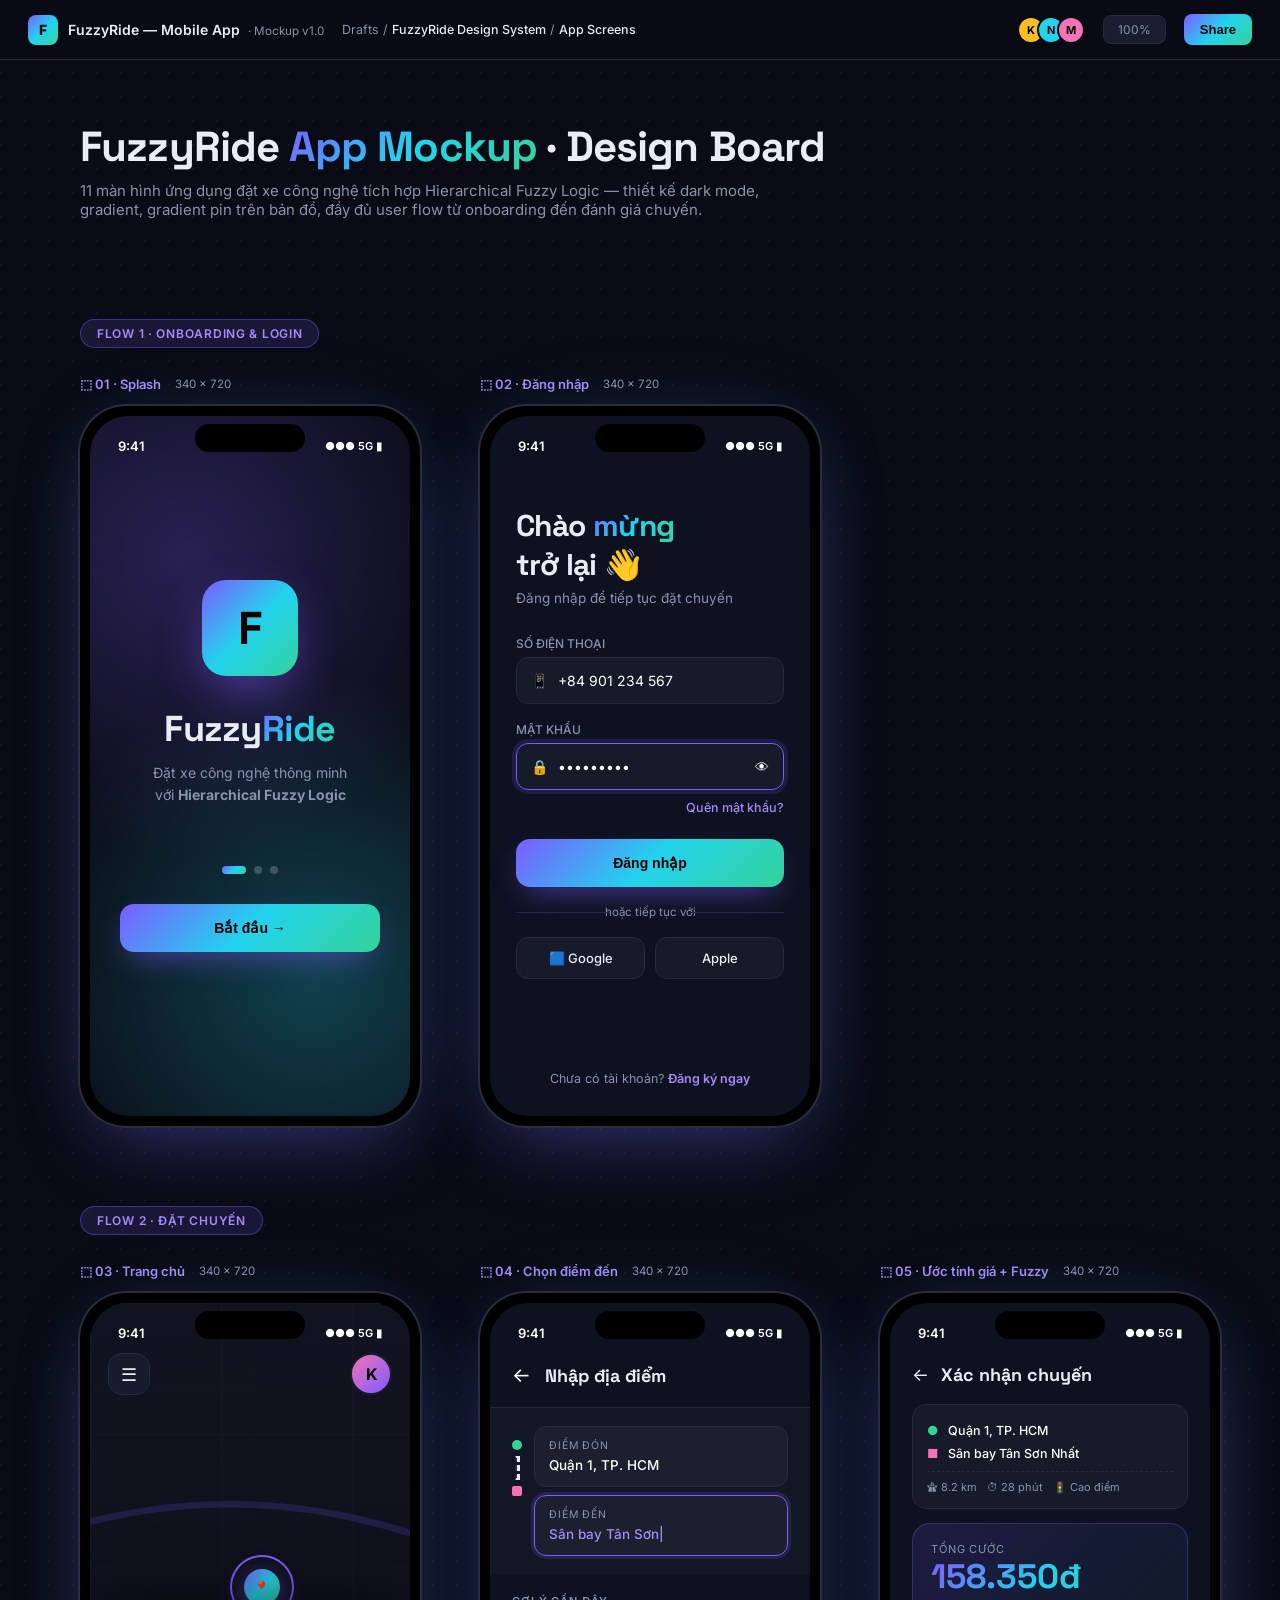
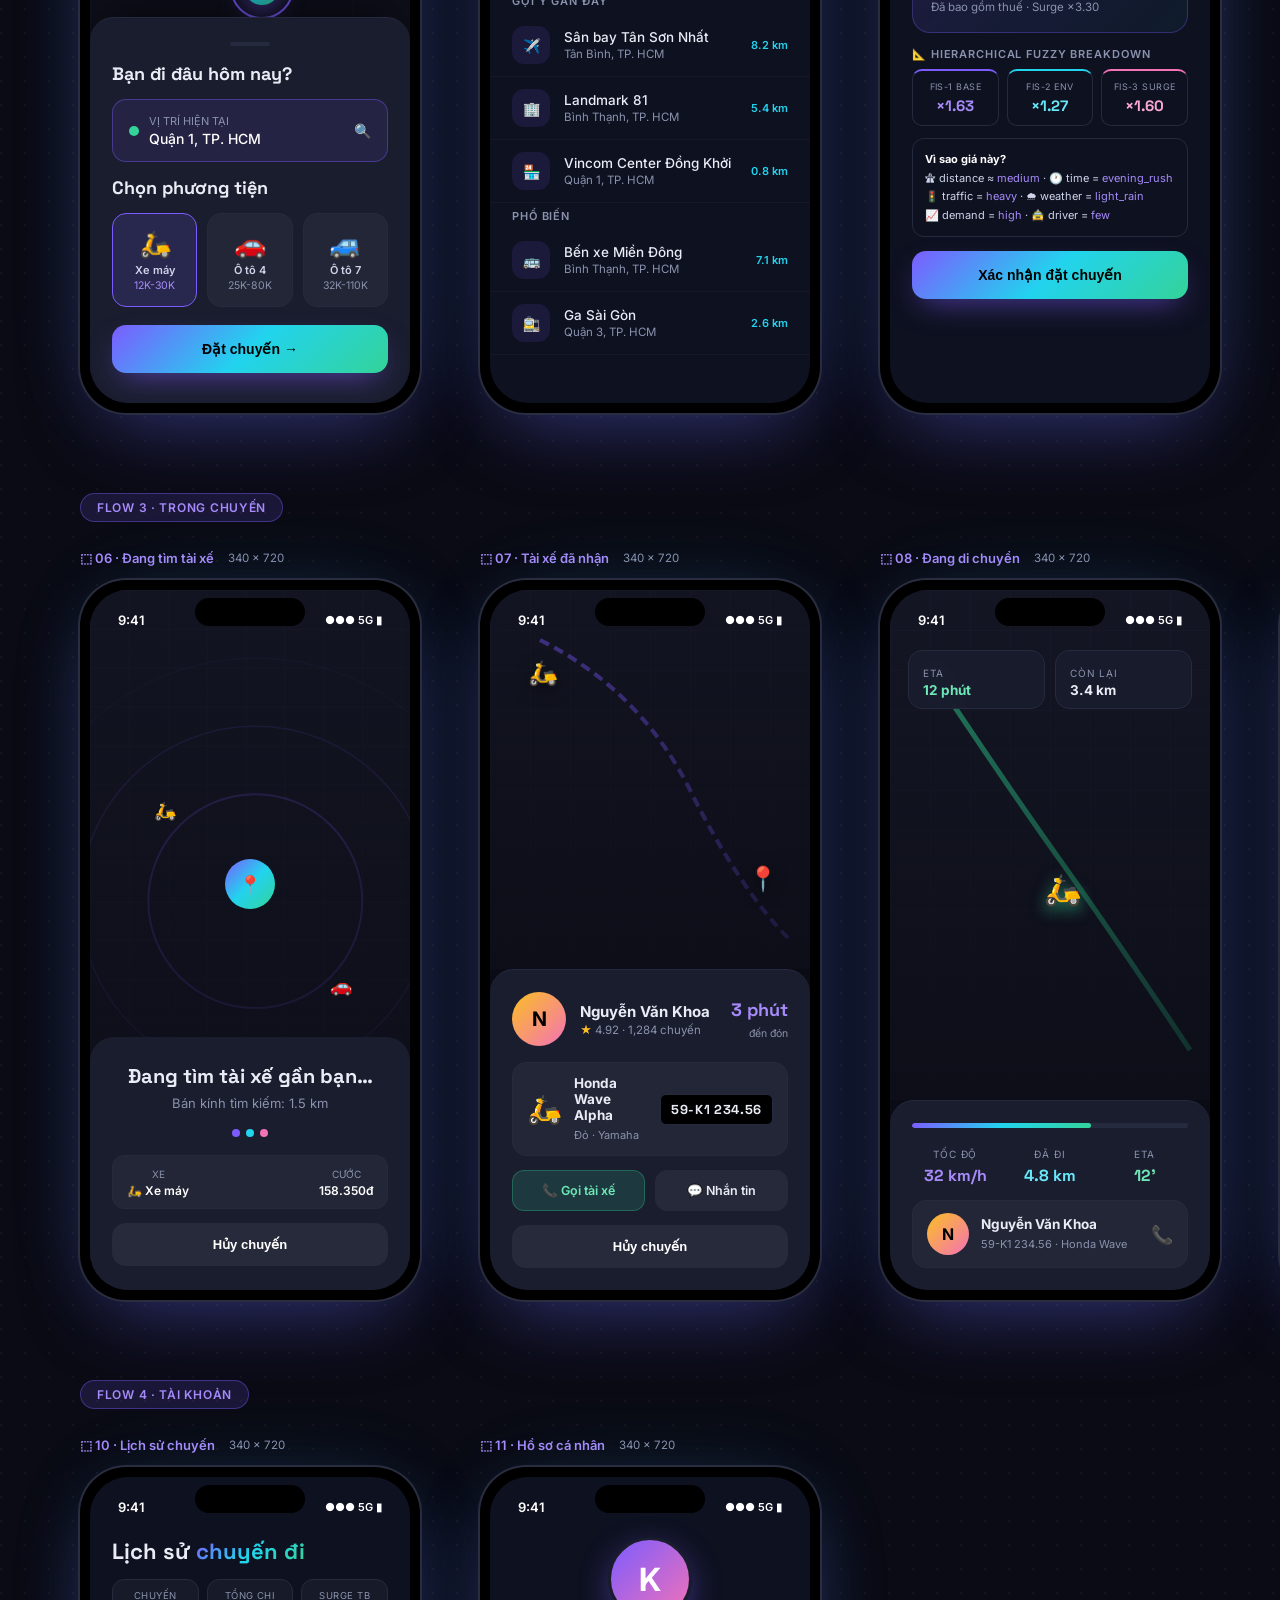
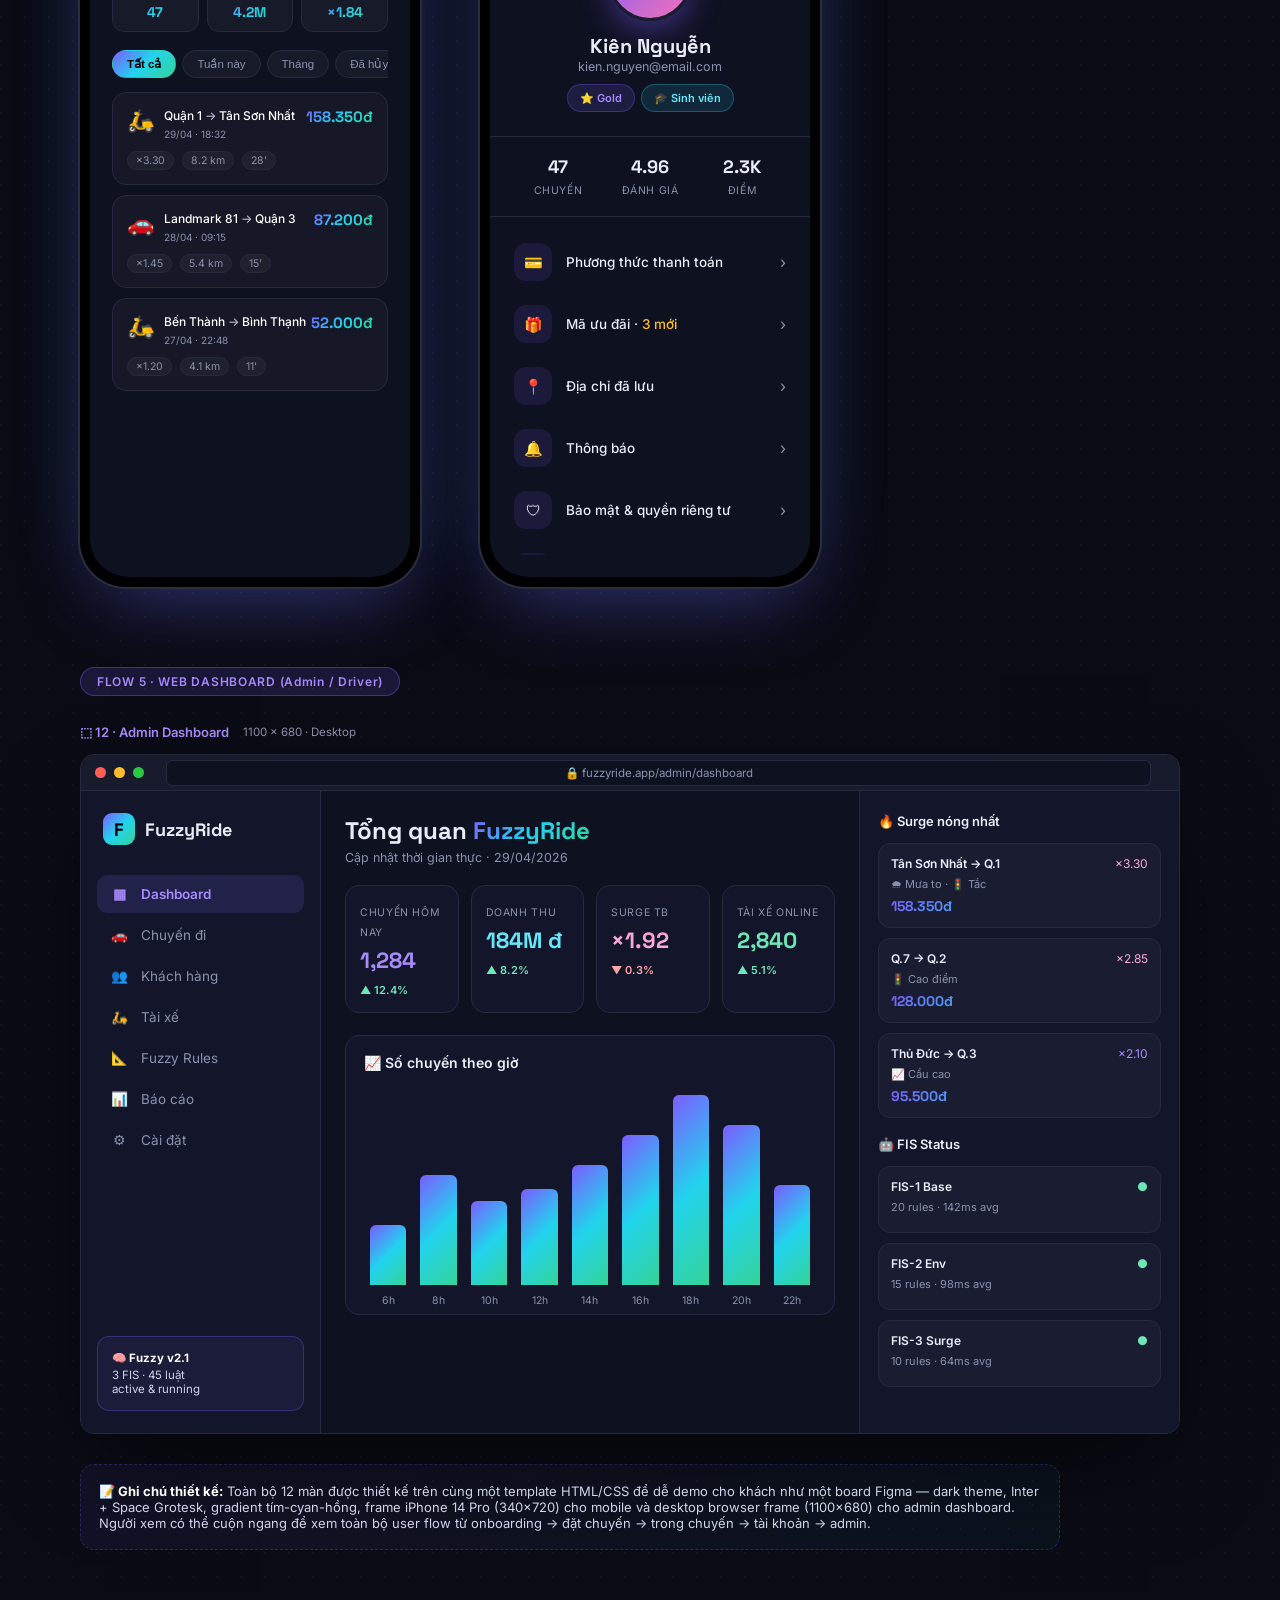
<file: templates/mockup.html>
<!doctype html>
<html lang="vi">
<head>
<meta charset="utf-8" />
<meta name="viewport" content="width=device-width, initial-scale=1" />
<title>FuzzyRide — Figma Mockup Board</title>
<link rel="preconnect" href="https://fonts.googleapis.com">
<link rel="preconnect" href="https://fonts.gstatic.com" crossorigin>
<link href="https://fonts.googleapis.com/css2?family=Inter:wght@400;500;600;700;800;900&family=Space+Grotesk:wght@500;600;700&display=swap" rel="stylesheet">
<style>
  *{box-sizing:border-box;margin:0;padding:0}
  :root{
    --bg:#0a0b14;
    --canvas:#10121e;
    --card:#1a1d2e;
    --line:#262a3f;
    --text:#e9ecf5;
    --muted:#8a92ad;
    --primary:#7c5cff;
    --cyan:#22d3ee;
    --pink:#f472b6;
    --green:#34d399;
    --warn:#fbbf24;
    --grad:linear-gradient(135deg,#7c5cff 0%,#22d3ee 50%,#34d399 100%);
    --grad-2:linear-gradient(135deg,#f472b6,#7c5cff);
  }
  html,body{background:var(--bg);color:var(--text);font-family:'Inter',sans-serif;overflow-x:auto}
  body{
    background-image:
      radial-gradient(circle at 1px 1px, rgba(255,255,255,.04) 1px, transparent 0);
    background-size: 24px 24px;
    min-height:100vh;
  }

  /* ----- Figma-style top bar ----- */
  .figbar{
    position:sticky;top:0;z-index:50;
    background:rgba(10,11,20,.85);backdrop-filter:blur(18px);
    border-bottom:1px solid var(--line);
    padding:14px 28px;display:flex;align-items:center;gap:18px;
  }
  .figbar .file{display:flex;align-items:center;gap:10px;font-weight:600;font-size:14px}
  .figbar .file-logo{width:30px;height:30px;border-radius:8px;background:var(--grad);display:grid;place-items:center;font-weight:800;color:#000}
  .figbar .file small{color:var(--muted);font-weight:400;margin-left:4px}
  .figbar .crumbs{color:var(--muted);font-size:12.5px;flex:1}
  .figbar .crumbs b{color:var(--text);font-weight:500}
  .figbar .users{display:flex;gap:-6px}
  .figbar .av{width:28px;height:28px;border-radius:50%;border:2px solid var(--bg);margin-left:-8px;display:grid;place-items:center;font-size:11px;font-weight:700;color:#000}
  .av.a{background:#fbbf24}.av.b{background:#22d3ee}.av.c{background:#f472b6}
  .figbar .pill{padding:6px 14px;border-radius:8px;background:var(--card);border:1px solid var(--line);font-size:12px;color:var(--muted)}
  .figbar .share{padding:8px 16px;border-radius:8px;background:var(--grad);color:#000;font-weight:700;font-size:13px;border:0;cursor:pointer}

  /* ----- Canvas ----- */
  .canvas{padding:60px 80px;min-width:max-content}

  .board-title{
    font-family:'Space Grotesk',sans-serif;
    font-size:42px;font-weight:700;letter-spacing:-.02em;margin-bottom:8px;
  }
  .board-title .grad{background:var(--grad);-webkit-background-clip:text;background-clip:text;color:transparent}
  .board-sub{color:var(--muted);font-size:15px;margin-bottom:50px;max-width:700px}

  .section-label{
    display:inline-block;margin:50px 0 28px;padding:6px 16px;
    background:rgba(124,92,255,.15);border:1px solid rgba(124,92,255,.4);
    border-radius:99px;font-size:12px;font-weight:600;color:#a78bfa;letter-spacing:.06em;
  }

  .row{display:flex;gap:60px;flex-wrap:nowrap;align-items:flex-start;margin-bottom:30px}

  /* ----- Frame label (Figma node header) ----- */
  .frame{display:flex;flex-direction:column;gap:14px;flex-shrink:0}
  .frame-label{display:flex;align-items:center;gap:8px;font-size:13px;color:#a78bfa;font-weight:600}
  .frame-label svg{width:14px;height:14px}
  .frame-label .dim{color:var(--muted);font-weight:400;font-size:11.5px;margin-left:6px}

  /* ----- Phone frame ----- */
  .phone{
    width:340px;height:720px;
    background:#000;border-radius:46px;
    padding:10px;
    box-shadow:0 0 0 2px #2a2d3f, 0 30px 80px -20px rgba(124,92,255,.35), 0 0 100px -30px rgba(34,211,238,.2);
    position:relative;
  }
  .phone-screen{
    width:100%;height:100%;border-radius:38px;overflow:hidden;
    background:#0e1120;position:relative;
  }
  .phone::before{
    content:'';position:absolute;top:18px;left:50%;transform:translateX(-50%);
    width:110px;height:28px;background:#000;border-radius:99px;z-index:10;
  }
  .status-bar{
    position:absolute;top:0;left:0;right:0;height:46px;z-index:5;
    display:flex;justify-content:space-between;align-items:center;
    padding:14px 28px 0;font-size:13px;font-weight:600;color:#fff;
  }
  .status-bar .right{display:flex;gap:6px;align-items:center;font-size:11px}

  /* ----- Desktop frame ----- */
  .desktop{
    width:1100px;height:680px;
    background:#0e1120;border-radius:14px;
    border:1px solid var(--line);
    box-shadow:0 40px 100px -30px rgba(0,0,0,.7);
    overflow:hidden;
  }
  .browser-bar{
    height:36px;background:#181b2c;border-bottom:1px solid var(--line);
    display:flex;align-items:center;padding:0 14px;gap:8px;
  }
  .browser-bar .dot{width:11px;height:11px;border-radius:50%}
  .browser-bar .red{background:#ff5f57}
  .browser-bar .yel{background:#febc2e}
  .browser-bar .grn{background:#28c840}
  .browser-bar .url{flex:1;background:#0e1120;border:1px solid var(--line);border-radius:6px;font-size:11.5px;color:var(--muted);padding:5px 12px;margin:0 14px;text-align:center}

  /* =========================================================
     Generic phone screen utilities
  ========================================================= */
  .scr{width:100%;height:100%;padding:60px 22px 26px;display:flex;flex-direction:column}
  .h-row{display:flex;align-items:center;justify-content:space-between;margin-bottom:18px}
  .icon-btn{width:38px;height:38px;border-radius:12px;background:rgba(255,255,255,.06);display:grid;place-items:center;font-size:16px}
  .scr h2{font-family:'Space Grotesk';font-size:22px;font-weight:700;margin-bottom:4px}
  .scr p{color:var(--muted);font-size:13px;line-height:1.55}

  .input{
    background:rgba(255,255,255,.05);border:1px solid var(--line);border-radius:14px;
    padding:14px 16px;font-size:14px;color:#fff;display:flex;align-items:center;gap:10px;margin-bottom:10px;
  }
  .input small{color:var(--muted);font-size:11px;display:block;margin-bottom:2px}
  .input b{font-size:14px;font-weight:500;display:block}
  .input .dot-i{width:10px;height:10px;border-radius:50%;flex-shrink:0}

  .btn-primary{
    background:var(--grad);color:#000;border:0;padding:16px;border-radius:14px;
    font-weight:700;font-size:14px;cursor:pointer;width:100%;margin-top:auto;
    box-shadow:0 12px 30px -10px rgba(124,92,255,.6);
  }
  .btn-ghost{background:rgba(255,255,255,.06);color:#fff;border:0;padding:14px;border-radius:14px;font-weight:600;font-size:13px;cursor:pointer;width:100%}

  .chip{padding:6px 12px;border-radius:99px;background:rgba(124,92,255,.15);border:1px solid rgba(124,92,255,.3);font-size:11px;color:#a78bfa;font-weight:600}
  .chip.cyan{background:rgba(34,211,238,.12);border-color:rgba(34,211,238,.3);color:#67e8f9}
  .chip.pink{background:rgba(244,114,182,.12);border-color:rgba(244,114,182,.3);color:#f9a8d4}
  .chip.green{background:rgba(52,211,153,.12);border-color:rgba(52,211,153,.3);color:#6ee7b7}

  /* =========================================================
     Screen 1: Splash / Onboarding
  ========================================================= */
  .splash{
    width:100%;height:100%;
    background:radial-gradient(circle at 30% 20%,#7c5cff44 0%,transparent 50%),
                radial-gradient(circle at 70% 80%,#22d3ee44 0%,transparent 50%),
                #0a0b14;
    display:flex;flex-direction:column;align-items:center;justify-content:center;padding:0 30px;text-align:center;
  }
  .splash .logo-big{
    width:96px;height:96px;border-radius:24px;background:var(--grad);
    display:grid;place-items:center;font-family:'Space Grotesk';font-size:46px;font-weight:800;color:#000;
    box-shadow:0 20px 50px -10px rgba(124,92,255,.6);margin-bottom:30px;
    animation:pulse 2.5s ease-in-out infinite;
  }
  @keyframes pulse{50%{transform:scale(1.04)}}
  .splash h1{font-family:'Space Grotesk';font-size:36px;font-weight:800;letter-spacing:-.02em;margin-bottom:10px}
  .splash h1 .grad{background:var(--grad);-webkit-background-clip:text;background-clip:text;color:transparent}
  .splash p{color:var(--muted);font-size:14px;line-height:1.6;margin-bottom:60px;padding:0 12px}
  .splash .dots{display:flex;gap:8px;margin-bottom:30px}
  .splash .dots span{width:8px;height:8px;border-radius:50%;background:rgba(255,255,255,.2)}
  .splash .dots span.on{width:24px;border-radius:99px;background:var(--grad)}

  /* =========================================================
     Screen 2: Login
  ========================================================= */
  .login{padding:90px 26px 30px;display:flex;flex-direction:column;height:100%}
  .login h1{font-family:'Space Grotesk';font-size:30px;font-weight:800;margin-bottom:6px;letter-spacing:-.02em}
  .login .grad{background:var(--grad);-webkit-background-clip:text;background-clip:text;color:transparent}
  .login p.sub{color:var(--muted);font-size:13.5px;margin-bottom:30px}
  .login label{font-size:12px;color:var(--muted);margin-bottom:6px;display:block;font-weight:500}
  .login .field{margin-bottom:18px}
  .login .field input,.login .field-fake{
    width:100%;background:rgba(255,255,255,.04);border:1px solid var(--line);
    border-radius:12px;padding:14px;font-size:14px;color:#fff;display:flex;align-items:center;gap:10px;
  }
  .login .field-fake.focus{border-color:var(--primary);box-shadow:0 0 0 4px rgba(124,92,255,.15)}
  .login .field-fake .ph{color:var(--muted)}
  .login .forgot{text-align:right;color:#a78bfa;font-size:12.5px;font-weight:500;margin-top:-8px;margin-bottom:24px}
  .login .or{text-align:center;color:var(--muted);font-size:11.5px;margin:18px 0;position:relative}
  .login .or::before,.login .or::after{content:'';position:absolute;top:50%;width:35%;height:1px;background:var(--line)}
  .login .or::before{left:0}.login .or::after{right:0}
  .login .socials{display:grid;grid-template-columns:1fr 1fr;gap:10px;margin-bottom:30px}
  .login .soc{padding:12px;background:rgba(255,255,255,.04);border:1px solid var(--line);border-radius:12px;text-align:center;font-size:13px;font-weight:500}
  .login .signup{text-align:center;color:var(--muted);font-size:12.5px;margin-top:auto}
  .login .signup b{color:#a78bfa;font-weight:600}

  /* =========================================================
     Screen 3: Home (map + select vehicle)
  ========================================================= */
  .home-map{
    position:absolute;inset:0;
    background:
      linear-gradient(rgba(10,11,20,.55),rgba(10,11,20,.85)),
      url("data:image/svg+xml;utf8,<svg xmlns='http://www.w3.org/2000/svg' width='320' height='320' viewBox='0 0 320 320'><defs><pattern id='p' width='60' height='60' patternUnits='userSpaceOnUse'><path d='M 60 0 L 0 0 0 60' fill='none' stroke='%23262a3f' stroke-width='1'/></pattern></defs><rect width='320' height='320' fill='%231a1d2e'/><rect width='320' height='320' fill='url(%23p)'/><path d='M0 100 Q80 80 160 110 T320 130' stroke='%237c5cff' stroke-width='3' fill='none' opacity='.5'/><path d='M40 200 Q120 180 200 220 T320 240' stroke='%2322d3ee' stroke-width='2.5' fill='none' opacity='.4'/><path d='M0 260 Q140 240 280 280' stroke='%23f472b6' stroke-width='2' fill='none' opacity='.3'/></svg>");
    background-size:cover;
  }
  .home-pin{position:absolute;top:38%;left:48%;width:36px;height:36px;border-radius:50%;background:var(--grad);display:grid;place-items:center;font-size:14px;color:#000;box-shadow:0 8px 25px rgba(124,92,255,.6);animation:bob 2s ease-in-out infinite}
  @keyframes bob{50%{transform:translateY(-6px)}}
  .home-pin::after{content:'';position:absolute;width:60px;height:60px;border-radius:50%;border:2px solid #7c5cff;animation:ripple 2s linear infinite}
  @keyframes ripple{from{transform:scale(.5);opacity:1}to{transform:scale(1.5);opacity:0}}

  .home-top{position:absolute;top:50px;left:18px;right:18px;z-index:5;display:flex;justify-content:space-between;align-items:center}
  .home-top .menu{width:42px;height:42px;border-radius:14px;background:rgba(26,29,46,.9);backdrop-filter:blur(10px);border:1px solid var(--line);display:grid;place-items:center;font-size:18px}
  .home-top .av-me{width:42px;height:42px;border-radius:50%;background:var(--grad-2);display:grid;place-items:center;font-weight:700;color:#000;border:2px solid #1a1d2e}

  .home-card{
    position:absolute;bottom:0;left:0;right:0;background:#1a1d2e;
    border-radius:24px 24px 0 0;padding:24px 22px 30px;
    border-top:1px solid var(--line);box-shadow:0 -20px 60px rgba(0,0,0,.5);
  }
  .home-card .grab{width:40px;height:4px;background:var(--line);border-radius:99px;margin:0 auto 16px}
  .home-card h3{font-family:'Space Grotesk';font-size:18px;font-weight:700;margin-bottom:14px}
  .v-grid{display:grid;grid-template-columns:repeat(3,1fr);gap:10px;margin-bottom:18px}
  .v-card{background:rgba(255,255,255,.04);border:1px solid var(--line);border-radius:14px;padding:14px 8px;text-align:center}
  .v-card.sel{background:rgba(124,92,255,.15);border-color:var(--primary)}
  .v-card .ico{font-size:26px;margin-bottom:4px}
  .v-card .nm{font-size:11px;color:#cfd4ea;font-weight:600}
  .v-card .pr{font-size:10.5px;color:var(--muted);margin-top:2px}
  .v-card.sel .pr{color:#a78bfa}

  /* =========================================================
     Screen 4: Location pick + autocomplete
  ========================================================= */
  .loc{padding:60px 0 0;display:flex;flex-direction:column;height:100%}
  .loc-head{padding:0 22px 20px;display:flex;align-items:center;gap:14px;border-bottom:1px solid var(--line)}
  .loc-head .back{font-size:20px;color:#fff}
  .loc-head h2{font-family:'Space Grotesk';font-size:18px;font-weight:700}
  .loc-form{padding:18px 22px;background:rgba(255,255,255,.02)}
  .loc-form .row{display:flex;gap:12px;align-items:flex-start;margin-bottom:0;flex-wrap:nowrap}
  .loc-form .pins{display:flex;flex-direction:column;align-items:center;padding-top:14px;gap:6px}
  .loc-form .pin-a{width:10px;height:10px;border-radius:50%;background:var(--green)}
  .loc-form .line-v{width:2px;height:24px;background:var(--line);border-left:2px dashed var(--line);background:transparent;border-style:dashed}
  .loc-form .pin-b{width:10px;height:10px;border-radius:2px;background:var(--pink)}
  .loc-form .fields{flex:1;display:flex;flex-direction:column;gap:8px}
  .loc-form .ff{background:rgba(255,255,255,.04);border:1px solid var(--line);border-radius:12px;padding:12px 14px}
  .loc-form .ff.active{border-color:var(--primary);box-shadow:0 0 0 3px rgba(124,92,255,.18)}
  .loc-form small{color:var(--muted);font-size:10.5px;text-transform:uppercase;letter-spacing:.08em;display:block;margin-bottom:2px}
  .loc-form b{font-size:13.5px;font-weight:500;color:#fff}
  .loc-form .ff.active b{color:#a78bfa}
  .loc-list{flex:1;overflow:hidden;padding:14px 0}
  .loc-list .grp{font-size:11px;color:var(--muted);padding:6px 22px;text-transform:uppercase;letter-spacing:.08em;font-weight:600}
  .loc-item{display:flex;gap:14px;align-items:center;padding:12px 22px;border-bottom:1px solid rgba(255,255,255,.03)}
  .loc-item .ico{width:38px;height:38px;border-radius:12px;background:rgba(124,92,255,.12);display:grid;place-items:center;font-size:14px;flex-shrink:0}
  .loc-item .info{flex:1;min-width:0}
  .loc-item .nm{font-size:13.5px;font-weight:500;margin-bottom:2px}
  .loc-item .ad{font-size:11.5px;color:var(--muted);white-space:nowrap;overflow:hidden;text-overflow:ellipsis}
  .loc-item .km{font-size:11px;color:var(--cyan);font-weight:600;flex-shrink:0}

  /* =========================================================
     Screen 5: Estimate + Fuzzy breakdown
  ========================================================= */
  .est{padding:60px 22px 22px;height:100%;overflow:hidden;display:flex;flex-direction:column}
  .est-head{display:flex;align-items:center;gap:12px;margin-bottom:18px}
  .est-head .back{font-size:18px}
  .est-head h2{font-family:'Space Grotesk';font-size:18px;font-weight:700}
  .est-route{background:rgba(255,255,255,.04);border:1px solid var(--line);border-radius:14px;padding:14px;margin-bottom:14px}
  .est-route .pt{display:flex;gap:10px;align-items:center;font-size:12.5px;padding:4px 0}
  .est-route .pt b{color:#fff;font-weight:500}
  .est-fare{
    background:linear-gradient(135deg,rgba(124,92,255,.15),rgba(34,211,238,.05));
    border:1px solid rgba(124,92,255,.3);border-radius:18px;padding:18px;margin-bottom:14px;
  }
  .est-fare .lbl{font-size:11px;color:var(--muted);text-transform:uppercase;letter-spacing:.08em;margin-bottom:4px}
  .est-fare .price{font-family:'Space Grotesk';font-size:34px;font-weight:800;line-height:1;background:var(--grad);-webkit-background-clip:text;background-clip:text;color:transparent;margin-bottom:6px}
  .est-fare .sub{font-size:11.5px;color:var(--muted)}

  .breakdown{font-size:11px;color:var(--muted);text-transform:uppercase;letter-spacing:.08em;margin-bottom:8px;font-weight:600}
  .mults-3{display:grid;grid-template-columns:repeat(3,1fr);gap:8px;margin-bottom:12px}
  .m3{background:#0e1120;border:1px solid var(--line);border-top:2px solid;border-radius:10px;padding:10px 6px;text-align:center}
  .m3 small{font-size:9px;color:var(--muted);text-transform:uppercase;letter-spacing:.05em;display:block;margin-bottom:3px}
  .m3 b{font-family:'Space Grotesk';font-size:15px;font-weight:700}
  .m3.b1{border-top-color:var(--primary)}.m3.b1 b{color:#a78bfa}
  .m3.b2{border-top-color:var(--cyan)}.m3.b2 b{color:#67e8f9}
  .m3.b3{border-top-color:var(--pink)}.m3.b3 b{color:#f9a8d4}
  .why{background:#0e1120;border:1px solid var(--line);border-radius:12px;padding:11px 12px;font-size:11px;color:#cfd4ea;line-height:1.7;margin-bottom:14px}
  .why b{color:#fff}
  .why .t{color:#a78bfa}

  /* =========================================================
     Screen 6: Searching driver
  ========================================================= */
  .search{position:relative;width:100%;height:100%;background:#0a0b14;overflow:hidden}
  .search-map{position:absolute;inset:0;
    background:linear-gradient(rgba(10,11,20,.5),rgba(10,11,20,.9)),
      url("data:image/svg+xml;utf8,<svg xmlns='http://www.w3.org/2000/svg' width='340' height='720' viewBox='0 0 340 720'><defs><pattern id='p' width='40' height='40' patternUnits='userSpaceOnUse'><path d='M 40 0 L 0 0 0 40' fill='none' stroke='%23262a3f' stroke-width='1'/></pattern></defs><rect width='340' height='720' fill='%231a1d2e'/><rect width='340' height='720' fill='url(%23p)'/><circle cx='170' cy='320' r='110' fill='none' stroke='%237c5cff' stroke-width='2' opacity='.5'/><circle cx='170' cy='320' r='180' fill='none' stroke='%237c5cff' stroke-width='1.5' opacity='.3'/><circle cx='170' cy='320' r='250' fill='none' stroke='%237c5cff' stroke-width='1' opacity='.15'/></svg>");
    background-size:cover;
  }
  .pulse-pin{position:absolute;top:42%;left:50%;transform:translate(-50%,-50%);width:50px;height:50px;border-radius:50%;background:var(--grad);display:grid;place-items:center;font-size:18px;color:#000;box-shadow:0 0 0 0 rgba(124,92,255,.7);animation:rip 1.4s infinite}
  @keyframes rip{0%{box-shadow:0 0 0 0 rgba(124,92,255,.5)}100%{box-shadow:0 0 0 60px rgba(124,92,255,0)}}
  .moving-cars{position:absolute;inset:0}
  .moving-cars span{position:absolute;font-size:18px}
  .moving-cars .c1{top:30%;left:20%}
  .moving-cars .c2{top:55%;left:75%}
  .moving-cars .c3{top:70%;left:25%}
  .search-bot{position:absolute;bottom:0;left:0;right:0;background:#1a1d2e;border-radius:24px 24px 0 0;padding:26px 22px 24px;text-align:center}
  .search-bot h3{font-family:'Space Grotesk';font-size:20px;font-weight:700;margin-bottom:6px}
  .search-bot p{font-size:13px;color:var(--muted);margin-bottom:18px}
  .loader{display:flex;justify-content:center;gap:6px;margin-bottom:18px}
  .loader span{width:8px;height:8px;border-radius:50%;background:var(--primary);animation:bnc 1.2s infinite}
  .loader span:nth-child(2){animation-delay:.2s;background:var(--cyan)}
  .loader span:nth-child(3){animation-delay:.4s;background:var(--pink)}
  @keyframes bnc{0%,80%,100%{transform:translateY(0);opacity:.5}40%{transform:translateY(-10px);opacity:1}}
  .search-bot .summary{display:flex;justify-content:space-between;background:rgba(255,255,255,.04);border:1px solid var(--line);border-radius:12px;padding:10px 14px;font-size:12px;margin-bottom:14px}
  .search-bot .summary b{color:#fff;font-weight:600;display:block;margin-top:2px}

  /* =========================================================
     Screen 7: Driver accepted
  ========================================================= */
  .driver{position:relative;width:100%;height:100%;display:flex;flex-direction:column;background:#0a0b14}
  .driver-map{flex:1;
    background:linear-gradient(rgba(10,11,20,.5),rgba(10,11,20,.85)),
      url("data:image/svg+xml;utf8,<svg xmlns='http://www.w3.org/2000/svg' width='340' height='400' viewBox='0 0 340 400'><defs><pattern id='p' width='40' height='40' patternUnits='userSpaceOnUse'><path d='M 40 0 L 0 0 0 40' fill='none' stroke='%23262a3f' stroke-width='1'/></pattern></defs><rect width='340' height='400' fill='%231a1d2e'/><rect width='340' height='400' fill='url(%23p)'/><path d='M50 50 Q150 100 200 200 T300 350' stroke='%237c5cff' stroke-width='4' fill='none' stroke-dasharray='10 6'/></svg>");
    position:relative;
  }
  .driver-map .from-pin,.driver-map .car-pin{position:absolute;font-size:24px;filter:drop-shadow(0 4px 8px rgba(0,0,0,.5))}
  .driver-map .from-pin{bottom:20%;right:10%}
  .driver-map .car-pin{top:18%;left:12%}
  .driver-card{background:#1a1d2e;border-radius:24px 24px 0 0;padding:22px;border-top:1px solid var(--line)}
  .d-row{display:flex;align-items:center;gap:14px;margin-bottom:16px}
  .d-av{width:54px;height:54px;border-radius:50%;background:linear-gradient(135deg,#fbbf24,#f472b6);display:grid;place-items:center;font-weight:700;color:#000;font-size:20px;flex-shrink:0}
  .d-info{flex:1;min-width:0}
  .d-info .nm{font-weight:700;font-size:15px;margin-bottom:2px}
  .d-info .rt{font-size:11.5px;color:var(--muted)}
  .d-info .rt .star{color:var(--warn)}
  .d-eta{text-align:right}
  .d-eta b{font-family:'Space Grotesk';font-size:18px;font-weight:700;color:#a78bfa;display:block}
  .d-eta small{font-size:10.5px;color:var(--muted)}
  .vehicle-info{background:rgba(255,255,255,.04);border:1px solid var(--line);border-radius:14px;padding:12px 14px;margin-bottom:14px;display:flex;align-items:center;gap:12px}
  .vehicle-info .vi-ico{font-size:28px}
  .vehicle-info .vi-info{flex:1}
  .vehicle-info .vi-info b{font-size:13.5px;display:block}
  .vehicle-info .vi-info small{font-size:11px;color:var(--muted)}
  .vehicle-info .plate{background:#000;border:1px solid var(--line);border-radius:6px;padding:6px 10px;font-family:'Space Grotesk';font-weight:700;font-size:13px;letter-spacing:.05em}
  .actions{display:grid;grid-template-columns:1fr 1fr;gap:10px;margin-bottom:14px}
  .act{padding:12px;background:rgba(255,255,255,.05);border:1px solid var(--line);border-radius:12px;text-align:center;font-size:12.5px;font-weight:600}
  .act.call{background:rgba(52,211,153,.15);border-color:rgba(52,211,153,.3);color:#6ee7b7}

  /* =========================================================
     Screen 8: In-trip
  ========================================================= */
  .trip{position:relative;width:100%;height:100%;background:#0a0b14;display:flex;flex-direction:column}
  .trip-top{position:absolute;top:60px;left:18px;right:18px;z-index:5;display:flex;gap:10px}
  .trip-info{flex:1;background:rgba(26,29,46,.92);backdrop-filter:blur(10px);border:1px solid var(--line);border-radius:14px;padding:10px 14px}
  .trip-info small{color:var(--muted);font-size:10px;text-transform:uppercase;letter-spacing:.08em}
  .trip-info b{display:block;font-size:13.5px;margin-top:1px}
  .trip-map{flex:1;
    background:linear-gradient(rgba(10,11,20,.4),rgba(10,11,20,.85)),
      url("data:image/svg+xml;utf8,<svg xmlns='http://www.w3.org/2000/svg' width='340' height='500' viewBox='0 0 340 500'><defs><pattern id='p' width='40' height='40' patternUnits='userSpaceOnUse'><path d='M 40 0 L 0 0 0 40' fill='none' stroke='%23262a3f' stroke-width='1'/></pattern></defs><rect width='340' height='500' fill='%231a1d2e'/><rect width='340' height='500' fill='url(%23p)'/><path d='M40 80 Q120 200 170 270 T300 460' stroke='%2334d399' stroke-width='5' fill='none'/></svg>");
    position:relative;
  }
  .trip-car{position:absolute;top:55%;left:48%;font-size:30px;filter:drop-shadow(0 4px 8px rgba(52,211,153,.6))}
  .trip-bot{background:#1a1d2e;border-radius:24px 24px 0 0;padding:22px;border-top:1px solid var(--line)}
  .progress{height:5px;background:var(--line);border-radius:99px;overflow:hidden;margin-bottom:14px}
  .progress span{display:block;height:100%;width:65%;background:var(--grad);border-radius:99px}
  .trip-stats{display:grid;grid-template-columns:repeat(3,1fr);gap:8px;margin-bottom:14px;text-align:center}
  .trip-stats .ts small{font-size:10px;color:var(--muted);text-transform:uppercase;letter-spacing:.08em}
  .trip-stats .ts b{display:block;font-family:'Space Grotesk';font-size:16px;font-weight:700;margin-top:3px}
  .trip-stats .ts.x b{color:#a78bfa}
  .trip-stats .ts.y b{color:#67e8f9}
  .trip-stats .ts.z b{color:#6ee7b7}

  /* =========================================================
     Screen 9: Complete + rate
  ========================================================= */
  .done{padding:70px 22px 22px;height:100%;display:flex;flex-direction:column;align-items:center;text-align:center}
  .done .badge{width:80px;height:80px;border-radius:50%;background:linear-gradient(135deg,#34d399,#22d3ee);display:grid;place-items:center;font-size:36px;color:#000;margin-bottom:18px;box-shadow:0 15px 40px rgba(52,211,153,.4)}
  .done h2{font-family:'Space Grotesk';font-size:26px;font-weight:800;margin-bottom:6px}
  .done p{font-size:13px;color:var(--muted);margin-bottom:24px}
  .done .receipt{
    width:100%;background:rgba(255,255,255,.03);border:1px solid var(--line);border-radius:18px;padding:18px;text-align:left;margin-bottom:18px;
  }
  .done .receipt h4{font-size:11px;color:var(--muted);text-transform:uppercase;letter-spacing:.08em;margin-bottom:10px;font-weight:600}
  .done .receipt .li{display:flex;justify-content:space-between;font-size:12.5px;padding:5px 0;color:#cfd4ea}
  .done .receipt .li b{color:#fff;font-weight:500}
  .done .receipt .total{padding-top:10px;margin-top:6px;border-top:1px dashed var(--line);font-weight:700;font-size:14px}
  .done .receipt .total b{font-family:'Space Grotesk';font-size:18px;background:var(--grad);-webkit-background-clip:text;background-clip:text;color:transparent}
  .stars{display:flex;gap:6px;margin-bottom:18px}
  .stars span{font-size:32px;color:var(--warn)}
  .stars span.off{color:var(--line)}
  .done textarea{width:100%;background:rgba(255,255,255,.04);border:1px solid var(--line);border-radius:12px;padding:12px;color:#fff;font-family:inherit;font-size:12.5px;height:54px;resize:none;margin-bottom:14px}

  /* =========================================================
     Screen 10: History
  ========================================================= */
  .hist{padding:60px 22px 22px;height:100%;display:flex;flex-direction:column}
  .hist h2{font-family:'Space Grotesk';font-size:22px;font-weight:700;margin-bottom:14px}
  .hist .stat-row{display:grid;grid-template-columns:repeat(3,1fr);gap:8px;margin-bottom:18px}
  .hist .stat-row .s{background:rgba(255,255,255,.04);border:1px solid var(--line);border-radius:12px;padding:10px;text-align:center}
  .hist .stat-row .s small{font-size:9.5px;color:var(--muted);text-transform:uppercase;letter-spacing:.05em;display:block}
  .hist .stat-row .s b{font-family:'Space Grotesk';font-size:14px;font-weight:700;margin-top:2px;display:block;background:var(--grad);-webkit-background-clip:text;background-clip:text;color:transparent}
  .hist .filt{display:flex;gap:6px;margin-bottom:14px;overflow-x:auto}
  .hist .filt button{padding:6px 14px;border-radius:99px;background:rgba(255,255,255,.04);border:1px solid var(--line);color:var(--muted);font-size:11.5px;flex-shrink:0}
  .hist .filt button.on{background:var(--grad);color:#000;border-color:transparent;font-weight:700}
  .hist .h-card{background:rgba(255,255,255,.03);border:1px solid var(--line);border-radius:14px;padding:14px;margin-bottom:10px}
  .hist .h-top{display:flex;justify-content:space-between;align-items:flex-start;margin-bottom:8px}
  .hist .h-icon{font-size:22px}
  .hist .h-route{font-size:12px;color:#cfd4ea;line-height:1.5}
  .hist .h-route b{color:#fff;font-weight:500}
  .hist .h-fare{font-family:'Space Grotesk';font-size:15px;font-weight:700;background:var(--grad);-webkit-background-clip:text;background-clip:text;color:transparent}
  .hist .h-meta{display:flex;gap:8px;font-size:10.5px;color:var(--muted)}
  .hist .h-meta span{padding:2px 8px;border-radius:99px;background:rgba(255,255,255,.04);border:1px solid var(--line)}

  /* =========================================================
     Screen 11: Profile
  ========================================================= */
  .prof{padding:60px 0 22px;display:flex;flex-direction:column;height:100%;overflow:hidden}
  .prof-head{padding:0 22px 24px;text-align:center;border-bottom:1px solid var(--line)}
  .prof-av{width:84px;height:84px;border-radius:50%;background:linear-gradient(135deg,#7c5cff,#f472b6);margin:0 auto 12px;display:grid;place-items:center;font-size:32px;font-weight:700;color:#fff;border:3px solid #1a1d2e;box-shadow:0 10px 30px rgba(124,92,255,.4)}
  .prof-head h3{font-family:'Space Grotesk';font-size:20px;font-weight:700}
  .prof-head .em{font-size:12.5px;color:var(--muted)}
  .prof-head .badges{display:flex;gap:6px;justify-content:center;margin-top:10px}
  .prof-stats{display:grid;grid-template-columns:repeat(3,1fr);padding:18px 22px;border-bottom:1px solid var(--line)}
  .prof-stats .x{text-align:center}
  .prof-stats .x b{font-family:'Space Grotesk';font-size:18px;font-weight:700;display:block}
  .prof-stats .x small{font-size:10.5px;color:var(--muted);text-transform:uppercase;letter-spacing:.05em}
  .prof-list{padding:14px 12px;flex:1;overflow:hidden}
  .prof-list .it{display:flex;align-items:center;gap:14px;padding:12px;border-radius:12px}
  .prof-list .it:hover{background:rgba(255,255,255,.04)}
  .prof-list .it .ico{width:38px;height:38px;border-radius:12px;background:rgba(124,92,255,.12);display:grid;place-items:center;font-size:15px}
  .prof-list .it .nm{flex:1;font-size:13.5px;font-weight:500}
  .prof-list .it .ar{color:var(--muted)}

  /* =========================================================
     Desktop dashboard
  ========================================================= */
  .dash{display:grid;grid-template-columns:240px 1fr 320px;height:calc(100% - 36px)}
  .dash-side{background:#13162a;border-right:1px solid var(--line);padding:22px 16px;display:flex;flex-direction:column}
  .dash-side .logo{display:flex;align-items:center;gap:10px;font-family:'Space Grotesk';font-weight:800;font-size:18px;margin-bottom:30px;padding:0 6px}
  .dash-side .logo span{width:32px;height:32px;border-radius:9px;background:var(--grad);display:grid;place-items:center;color:#000;font-size:18px}
  .dash-side .nav-i{display:flex;align-items:center;gap:12px;padding:11px 12px;border-radius:10px;font-size:13.5px;color:var(--muted);margin-bottom:3px;cursor:pointer}
  .dash-side .nav-i.on{background:rgba(124,92,255,.15);color:#a78bfa;font-weight:600}
  .dash-side .nav-i:hover{color:#fff}
  .dash-side .nav-i .i{width:20px;text-align:center}
  .dash-side .footer-side{margin-top:auto;padding:14px;background:rgba(124,92,255,.08);border:1px solid rgba(124,92,255,.3);border-radius:12px;font-size:11.5px;color:#cfd4ea}
  .dash-side .footer-side b{color:#fff;display:block;margin-bottom:3px}

  .dash-main{padding:24px;overflow:hidden}
  .dash-main h1{font-family:'Space Grotesk';font-size:24px;font-weight:700;margin-bottom:4px}
  .dash-main p.sub{font-size:12.5px;color:var(--muted);margin-bottom:20px}
  .kpis{display:grid;grid-template-columns:repeat(4,1fr);gap:12px;margin-bottom:22px}
  .kpi{background:#13162a;border:1px solid var(--line);border-radius:14px;padding:14px}
  .kpi small{font-size:10.5px;color:var(--muted);text-transform:uppercase;letter-spacing:.06em}
  .kpi b{display:block;font-family:'Space Grotesk';font-size:22px;font-weight:700;margin:6px 0 4px}
  .kpi .delta{font-size:11px;font-weight:600}
  .kpi .delta.up{color:#6ee7b7}
  .kpi .delta.dn{color:#fca5a5}
  .kpi.k1 b{color:#a78bfa}.kpi.k2 b{color:#67e8f9}.kpi.k3 b{color:#f9a8d4}.kpi.k4 b{color:#6ee7b7}

  .chart-box{background:#13162a;border:1px solid var(--line);border-radius:14px;padding:18px;height:280px;position:relative}
  .chart-box h4{font-size:14px;font-weight:600;margin-bottom:14px}
  .chart-box .bars{display:flex;align-items:flex-end;gap:14px;height:200px;padding:0 6px}
  .chart-box .bar{flex:1;background:var(--grad);border-radius:6px 6px 0 0;position:relative}
  .chart-box .bar small{position:absolute;bottom:-22px;left:50%;transform:translateX(-50%);font-size:10.5px;color:var(--muted)}

  .dash-right{background:#13162a;border-left:1px solid var(--line);padding:22px 18px;overflow:hidden}
  .dash-right h4{font-size:13px;font-weight:600;margin-bottom:14px}
  .dr-card{background:rgba(255,255,255,.03);border:1px solid var(--line);border-radius:12px;padding:12px;margin-bottom:10px}
  .dr-card .top{display:flex;justify-content:space-between;font-size:12px;margin-bottom:6px}
  .dr-card .top b{font-weight:600}
  .dr-card .rt{font-size:11px;color:var(--muted);margin-bottom:6px}
  .dr-card .ft{font-family:'Space Grotesk';font-size:14px;font-weight:700;background:var(--grad);-webkit-background-clip:text;background-clip:text;color:transparent}

  .desc{margin-top:22px;padding:18px;background:linear-gradient(135deg,rgba(124,92,255,.08),rgba(34,211,238,.04));border:1px dashed rgba(124,92,255,.3);border-radius:14px;font-size:13px;color:#cfd4ea;max-width:980px}
  .desc b{color:#fff}
</style>
</head>
<body>

<!-- ========== Figma toolbar ========== -->
<div class="figbar">
  <div class="file">
    <div class="file-logo">F</div>
    <div>FuzzyRide — Mobile App <small>· Mockup v1.0</small></div>
  </div>
  <div class="crumbs">Drafts / <b>FuzzyRide Design System</b> / <b>App Screens</b></div>
  <div class="users">
    <div class="av a">K</div>
    <div class="av b">N</div>
    <div class="av c">M</div>
  </div>
  <div class="pill">100%</div>
  <button class="share">Share</button>
</div>

<div class="canvas">
  <h1 class="board-title">FuzzyRide <span class="grad">App Mockup</span> · Design Board</h1>
  <p class="board-sub">11 màn hình ứng dụng đặt xe công nghệ tích hợp Hierarchical Fuzzy Logic — thiết kế dark mode, gradient, gradient pin trên bản đồ, đầy đủ user flow từ onboarding đến đánh giá chuyến.</p>

  <!-- Section: Onboarding -->
  <div class="section-label">FLOW 1 · ONBOARDING &amp; LOGIN</div>
  <div class="row">

    <!-- 1. SPLASH -->
    <div class="frame">
      <div class="frame-label">⬚ 01 · Splash <span class="dim">340 × 720</span></div>
      <div class="phone"><div class="phone-screen">
        <div class="status-bar"><span>9:41</span><span class="right">●●● 5G ▮</span></div>
        <div class="splash">
          <div class="logo-big">F</div>
          <h1>Fuzzy<span class="grad">Ride</span></h1>
          <p>Đặt xe công nghệ thông minh<br>với <b>Hierarchical Fuzzy Logic</b></p>
          <div class="dots"><span class="on"></span><span></span><span></span></div>
          <button class="btn-primary" style="margin-top:0">Bắt đầu →</button>
        </div>
      </div></div>
    </div>

    <!-- 2. LOGIN -->
    <div class="frame">
      <div class="frame-label">⬚ 02 · Đăng nhập <span class="dim">340 × 720</span></div>
      <div class="phone"><div class="phone-screen">
        <div class="status-bar"><span>9:41</span><span class="right">●●● 5G ▮</span></div>
        <div class="login">
          <h1>Chào <span class="grad">mừng</span><br>trở lại 👋</h1>
          <p class="sub">Đăng nhập để tiếp tục đặt chuyến</p>

          <div class="field">
            <label>SỐ ĐIỆN THOẠI</label>
            <div class="field-fake">📱 <span>+84 901 234 567</span></div>
          </div>
          <div class="field">
            <label>MẬT KHẨU</label>
            <div class="field-fake focus">🔒 <span>•••••••••</span> <span style="margin-left:auto">👁</span></div>
          </div>
          <div class="forgot">Quên mật khẩu?</div>

          <button class="btn-primary" style="margin-top:0">Đăng nhập</button>
          <div class="or">hoặc tiếp tục với</div>
          <div class="socials">
            <div class="soc">🟦 Google</div>
            <div class="soc"> Apple</div>
          </div>
          <div class="signup">Chưa có tài khoản? <b>Đăng ký ngay</b></div>
        </div>
      </div></div>
    </div>
  </div>

  <!-- Section: Booking flow -->
  <div class="section-label">FLOW 2 · ĐẶT CHUYẾN</div>
  <div class="row">

    <!-- 3. HOME -->
    <div class="frame">
      <div class="frame-label">⬚ 03 · Trang chủ <span class="dim">340 × 720</span></div>
      <div class="phone"><div class="phone-screen">
        <div class="status-bar"><span>9:41</span><span class="right">●●● 5G ▮</span></div>
        <div class="home-map"></div>
        <div class="home-pin">📍</div>
        <div class="home-top">
          <div class="menu">☰</div>
          <div class="av-me">K</div>
        </div>
        <div class="home-card">
          <div class="grab"></div>
          <h3>Bạn đi đâu hôm nay?</h3>
          <div class="input" style="background:rgba(124,92,255,.1);border-color:rgba(124,92,255,.4)">
            <span class="dot-i" style="background:var(--green)"></span>
            <div style="flex:1"><small>VỊ TRÍ HIỆN TẠI</small><b>Quận 1, TP. HCM</b></div>
            🔍
          </div>
          <h3 style="margin-top:14px">Chọn phương tiện</h3>
          <div class="v-grid">
            <div class="v-card sel"><div class="ico">🛵</div><div class="nm">Xe máy</div><div class="pr">12K-30K</div></div>
            <div class="v-card"><div class="ico">🚗</div><div class="nm">Ô tô 4</div><div class="pr">25K-80K</div></div>
            <div class="v-card"><div class="ico">🚙</div><div class="nm">Ô tô 7</div><div class="pr">32K-110K</div></div>
          </div>
          <button class="btn-primary" style="margin-top:0">Đặt chuyến →</button>
        </div>
      </div></div>
    </div>

    <!-- 4. LOCATION -->
    <div class="frame">
      <div class="frame-label">⬚ 04 · Chọn điểm đến <span class="dim">340 × 720</span></div>
      <div class="phone"><div class="phone-screen">
        <div class="status-bar"><span>9:41</span><span class="right">●●● 5G ▮</span></div>
        <div class="loc">
          <div class="loc-head">
            <span class="back">←</span>
            <h2>Nhập địa điểm</h2>
          </div>
          <div class="loc-form">
            <div class="row" style="margin:0">
              <div class="pins">
                <div class="pin-a"></div>
                <div class="line-v"></div>
                <div class="pin-b"></div>
              </div>
              <div class="fields">
                <div class="ff">
                  <small>ĐIỂM ĐÓN</small>
                  <b>Quận 1, TP. HCM</b>
                </div>
                <div class="ff active">
                  <small>ĐIỂM ĐẾN</small>
                  <b>Sân bay Tân Sơn|</b>
                </div>
              </div>
            </div>
          </div>
          <div class="loc-list">
            <div class="grp">Gợi ý gần đây</div>
            <div class="loc-item"><div class="ico">✈️</div><div class="info"><div class="nm">Sân bay Tân Sơn Nhất</div><div class="ad">Tân Bình, TP. HCM</div></div><div class="km">8.2 km</div></div>
            <div class="loc-item"><div class="ico">🏢</div><div class="info"><div class="nm">Landmark 81</div><div class="ad">Bình Thạnh, TP. HCM</div></div><div class="km">5.4 km</div></div>
            <div class="loc-item"><div class="ico">🏪</div><div class="info"><div class="nm">Vincom Center Đồng Khởi</div><div class="ad">Quận 1, TP. HCM</div></div><div class="km">0.8 km</div></div>
            <div class="grp">Phổ biến</div>
            <div class="loc-item"><div class="ico">🚌</div><div class="info"><div class="nm">Bến xe Miền Đông</div><div class="ad">Bình Thạnh, TP. HCM</div></div><div class="km">7.1 km</div></div>
            <div class="loc-item"><div class="ico">🚉</div><div class="info"><div class="nm">Ga Sài Gòn</div><div class="ad">Quận 3, TP. HCM</div></div><div class="km">2.6 km</div></div>
          </div>
        </div>
      </div></div>
    </div>

    <!-- 5. ESTIMATE -->
    <div class="frame">
      <div class="frame-label">⬚ 05 · Ước tính giá + Fuzzy <span class="dim">340 × 720</span></div>
      <div class="phone"><div class="phone-screen">
        <div class="status-bar"><span>9:41</span><span class="right">●●● 5G ▮</span></div>
        <div class="est">
          <div class="est-head"><span class="back">←</span><h2>Xác nhận chuyến</h2></div>
          <div class="est-route">
            <div class="pt"><span style="color:var(--green)">●</span><b>Quận 1, TP. HCM</b></div>
            <div class="pt"><span style="color:var(--pink)">■</span><b>Sân bay Tân Sơn Nhất</b></div>
            <div style="display:flex;gap:10px;font-size:11px;color:var(--muted);margin-top:6px;padding-top:8px;border-top:1px dashed var(--line)">
              <span>🛣 8.2 km</span><span>⏱ 28 phút</span><span>🚦 Cao điểm</span>
            </div>
          </div>
          <div class="est-fare">
            <div class="lbl">Tổng cước</div>
            <div class="price">158.350đ</div>
            <div class="sub">Đã bao gồm thuế · Surge ×3.30</div>
          </div>
          <div class="breakdown">📐 Hierarchical Fuzzy Breakdown</div>
          <div class="mults-3">
            <div class="m3 b1"><small>FIS-1 Base</small><b>×1.63</b></div>
            <div class="m3 b2"><small>FIS-2 Env</small><b>×1.27</b></div>
            <div class="m3 b3"><small>FIS-3 Surge</small><b>×1.60</b></div>
          </div>
          <div class="why">
            <b>Vì sao giá này?</b><br>
            🛣 distance ≈ <span class="t">medium</span> · 🕐 time = <span class="t">evening_rush</span><br>
            🚦 traffic = <span class="t">heavy</span> · 🌧 weather = <span class="t">light_rain</span><br>
            📈 demand = <span class="t">high</span> · 🚖 driver = <span class="t">few</span>
          </div>
          <button class="btn-primary" style="margin-top:0">Xác nhận đặt chuyến</button>
        </div>
      </div></div>
    </div>
  </div>

  <!-- Section: In-trip -->
  <div class="section-label">FLOW 3 · TRONG CHUYẾN</div>
  <div class="row">

    <!-- 6. SEARCHING -->
    <div class="frame">
      <div class="frame-label">⬚ 06 · Đang tìm tài xế <span class="dim">340 × 720</span></div>
      <div class="phone"><div class="phone-screen">
        <div class="status-bar"><span>9:41</span><span class="right">●●● 5G ▮</span></div>
        <div class="search">
          <div class="search-map"></div>
          <div class="moving-cars"><span class="c1">🛵</span><span class="c2">🚗</span><span class="c3">🛵</span></div>
          <div class="pulse-pin">📍</div>
          <div class="search-bot">
            <h3>Đang tìm tài xế gần bạn…</h3>
            <p>Bán kính tìm kiếm: 1.5 km</p>
            <div class="loader"><span></span><span></span><span></span></div>
            <div class="summary">
              <div><small style="color:var(--muted);font-size:10px">XE</small><b>🛵 Xe máy</b></div>
              <div><small style="color:var(--muted);font-size:10px">CƯỚC</small><b>158.350đ</b></div>
            </div>
            <button class="btn-ghost">Hủy chuyến</button>
          </div>
        </div>
      </div></div>
    </div>

    <!-- 7. DRIVER -->
    <div class="frame">
      <div class="frame-label">⬚ 07 · Tài xế đã nhận <span class="dim">340 × 720</span></div>
      <div class="phone"><div class="phone-screen">
        <div class="status-bar"><span>9:41</span><span class="right">●●● 5G ▮</span></div>
        <div class="driver">
          <div class="driver-map">
            <span class="car-pin">🛵</span>
            <span class="from-pin">📍</span>
          </div>
          <div class="driver-card">
            <div class="d-row">
              <div class="d-av">N</div>
              <div class="d-info">
                <div class="nm">Nguyễn Văn Khoa</div>
                <div class="rt"><span class="star">★</span> 4.92 · 1,284 chuyến</div>
              </div>
              <div class="d-eta"><b>3 phút</b><small>đến đón</small></div>
            </div>
            <div class="vehicle-info">
              <div class="vi-ico">🛵</div>
              <div class="vi-info"><b>Honda Wave Alpha</b><small>Đỏ · Yamaha</small></div>
              <div class="plate">59-K1 234.56</div>
            </div>
            <div class="actions">
              <div class="act call">📞 Gọi tài xế</div>
              <div class="act">💬 Nhắn tin</div>
            </div>
            <button class="btn-ghost">Hủy chuyến</button>
          </div>
        </div>
      </div></div>
    </div>

    <!-- 8. IN-TRIP -->
    <div class="frame">
      <div class="frame-label">⬚ 08 · Đang di chuyển <span class="dim">340 × 720</span></div>
      <div class="phone"><div class="phone-screen">
        <div class="status-bar"><span>9:41</span><span class="right">●●● 5G ▮</span></div>
        <div class="trip">
          <div class="trip-top">
            <div class="trip-info"><small>ETA</small><b style="color:#6ee7b7">12 phút</b></div>
            <div class="trip-info"><small>Còn lại</small><b>3.4 km</b></div>
          </div>
          <div class="trip-map"><span class="trip-car">🛵</span></div>
          <div class="trip-bot">
            <div class="progress"><span></span></div>
            <div class="trip-stats">
              <div class="ts x"><small>Tốc độ</small><b>32 km/h</b></div>
              <div class="ts y"><small>Đã đi</small><b>4.8 km</b></div>
              <div class="ts z"><small>ETA</small><b>12'</b></div>
            </div>
            <div class="vehicle-info" style="margin-bottom:0">
              <div class="d-av" style="width:42px;height:42px;font-size:16px">N</div>
              <div class="vi-info"><b>Nguyễn Văn Khoa</b><small>59-K1 234.56 · Honda Wave</small></div>
              <span style="font-size:18px">📞</span>
            </div>
          </div>
        </div>
      </div></div>
    </div>

    <!-- 9. DONE -->
    <div class="frame">
      <div class="frame-label">⬚ 09 · Hoàn tất + đánh giá <span class="dim">340 × 720</span></div>
      <div class="phone"><div class="phone-screen">
        <div class="status-bar"><span>9:41</span><span class="right">●●● 5G ▮</span></div>
        <div class="done">
          <div class="badge">✓</div>
          <h2>Chuyến đi <span style="background:var(--grad);-webkit-background-clip:text;background-clip:text;color:transparent">hoàn tất!</span></h2>
          <p>Cảm ơn bạn đã sử dụng FuzzyRide</p>

          <div class="receipt">
            <h4>HÓA ĐƠN #FR-2638</h4>
            <div class="li"><span>Cước cơ bản</span><b>48.000đ</b></div>
            <div class="li"><span>Base ×1.63</span><b>78.240đ</b></div>
            <div class="li"><span>Environment ×1.27</span><b>99.365đ</b></div>
            <div class="li"><span>Surge ×1.60</span><b>158.350đ</b></div>
            <div class="li total"><span>TỔNG</span><b>158.350đ</b></div>
          </div>

          <p style="margin-bottom:10px;color:#fff;font-weight:600">Đánh giá tài xế</p>
          <div class="stars"><span>★</span><span>★</span><span>★</span><span>★</span><span>★</span></div>
          <textarea>Tài xế chạy an toàn, lịch sự, đúng giờ! 👍</textarea>
          <button class="btn-primary" style="margin-top:0">Gửi đánh giá</button>
        </div>
      </div></div>
    </div>
  </div>

  <!-- Section: Account -->
  <div class="section-label">FLOW 4 · TÀI KHOẢN</div>
  <div class="row">

    <!-- 10. HISTORY -->
    <div class="frame">
      <div class="frame-label">⬚ 10 · Lịch sử chuyến <span class="dim">340 × 720</span></div>
      <div class="phone"><div class="phone-screen">
        <div class="status-bar"><span>9:41</span><span class="right">●●● 5G ▮</span></div>
        <div class="hist">
          <h2>Lịch sử <span style="background:var(--grad);-webkit-background-clip:text;background-clip:text;color:transparent">chuyến đi</span></h2>
          <div class="stat-row">
            <div class="s"><small>Chuyến</small><b>47</b></div>
            <div class="s"><small>Tổng chi</small><b>4.2M</b></div>
            <div class="s"><small>Surge TB</small><b>×1.84</b></div>
          </div>
          <div class="filt">
            <button class="on">Tất cả</button>
            <button>Tuần này</button>
            <button>Tháng</button>
            <button>Đã hủy</button>
          </div>

          <div class="h-card">
            <div class="h-top">
              <div style="display:flex;gap:10px;align-items:flex-start">
                <span class="h-icon">🛵</span>
                <div class="h-route"><b>Quận 1</b> → <b>Tân Sơn Nhất</b><br><small style="color:var(--muted)">29/04 · 18:32</small></div>
              </div>
              <div class="h-fare">158.350đ</div>
            </div>
            <div class="h-meta"><span>×3.30</span><span>8.2 km</span><span>28'</span></div>
          </div>

          <div class="h-card">
            <div class="h-top">
              <div style="display:flex;gap:10px;align-items:flex-start">
                <span class="h-icon">🚗</span>
                <div class="h-route"><b>Landmark 81</b> → <b>Quận 3</b><br><small style="color:var(--muted)">28/04 · 09:15</small></div>
              </div>
              <div class="h-fare">87.200đ</div>
            </div>
            <div class="h-meta"><span>×1.45</span><span>5.4 km</span><span>15'</span></div>
          </div>

          <div class="h-card">
            <div class="h-top">
              <div style="display:flex;gap:10px;align-items:flex-start">
                <span class="h-icon">🛵</span>
                <div class="h-route"><b>Bến Thành</b> → <b>Bình Thạnh</b><br><small style="color:var(--muted)">27/04 · 22:48</small></div>
              </div>
              <div class="h-fare">52.000đ</div>
            </div>
            <div class="h-meta"><span>×1.20</span><span>4.1 km</span><span>11'</span></div>
          </div>
        </div>
      </div></div>
    </div>

    <!-- 11. PROFILE -->
    <div class="frame">
      <div class="frame-label">⬚ 11 · Hồ sơ cá nhân <span class="dim">340 × 720</span></div>
      <div class="phone"><div class="phone-screen">
        <div class="status-bar"><span>9:41</span><span class="right">●●● 5G ▮</span></div>
        <div class="prof">
          <div class="prof-head">
            <div class="prof-av">K</div>
            <h3>Kiên Nguyễn</h3>
            <div class="em">kien.nguyen@email.com</div>
            <div class="badges">
              <span class="chip">⭐ Gold</span>
              <span class="chip cyan">🎓 Sinh viên</span>
            </div>
          </div>
          <div class="prof-stats">
            <div class="x"><b>47</b><small>Chuyến</small></div>
            <div class="x"><b>4.96</b><small>Đánh giá</small></div>
            <div class="x"><b>2.3K</b><small>Điểm</small></div>
          </div>
          <div class="prof-list">
            <div class="it"><div class="ico">💳</div><div class="nm">Phương thức thanh toán</div><span class="ar">›</span></div>
            <div class="it"><div class="ico">🎁</div><div class="nm">Mã ưu đãi · <span style="color:#fbbf24">3 mới</span></div><span class="ar">›</span></div>
            <div class="it"><div class="ico">📍</div><div class="nm">Địa chỉ đã lưu</div><span class="ar">›</span></div>
            <div class="it"><div class="ico">🔔</div><div class="nm">Thông báo</div><span class="ar">›</span></div>
            <div class="it"><div class="ico">🛡</div><div class="nm">Bảo mật &amp; quyền riêng tư</div><span class="ar">›</span></div>
            <div class="it"><div class="ico">❓</div><div class="nm">Trợ giúp &amp; hỗ trợ</div><span class="ar">›</span></div>
            <div class="it"><div class="ico" style="background:rgba(248,113,113,.12);color:#fca5a5">⎋</div><div class="nm" style="color:#fca5a5">Đăng xuất</div></div>
          </div>
        </div>
      </div></div>
    </div>
  </div>

  <!-- Section: Web dashboard -->
  <div class="section-label">FLOW 5 · WEB DASHBOARD (Admin / Driver)</div>
  <div class="row">
    <div class="frame">
      <div class="frame-label">⬚ 12 · Admin Dashboard <span class="dim">1100 × 680 · Desktop</span></div>
      <div class="desktop">
        <div class="browser-bar">
          <span class="dot red"></span><span class="dot yel"></span><span class="dot grn"></span>
          <div class="url">🔒 fuzzyride.app/admin/dashboard</div>
        </div>
        <div class="dash">
          <aside class="dash-side">
            <div class="logo"><span>F</span> FuzzyRide</div>
            <div class="nav-i on"><span class="i">▦</span> Dashboard</div>
            <div class="nav-i"><span class="i">🚗</span> Chuyến đi</div>
            <div class="nav-i"><span class="i">👥</span> Khách hàng</div>
            <div class="nav-i"><span class="i">🛵</span> Tài xế</div>
            <div class="nav-i"><span class="i">📐</span> Fuzzy Rules</div>
            <div class="nav-i"><span class="i">📊</span> Báo cáo</div>
            <div class="nav-i"><span class="i">⚙</span> Cài đặt</div>
            <div class="footer-side">
              <b>🧠 Fuzzy v2.1</b>
              3 FIS · 45 luật<br>active &amp; running
            </div>
          </aside>

          <main class="dash-main">
            <h1>Tổng quan <span style="background:var(--grad);-webkit-background-clip:text;background-clip:text;color:transparent">FuzzyRide</span></h1>
            <p class="sub">Cập nhật thời gian thực · 29/04/2026</p>

            <div class="kpis">
              <div class="kpi k1"><small>Chuyến hôm nay</small><b>1,284</b><span class="delta up">▲ 12.4%</span></div>
              <div class="kpi k2"><small>Doanh thu</small><b>184M đ</b><span class="delta up">▲ 8.2%</span></div>
              <div class="kpi k3"><small>Surge TB</small><b>×1.92</b><span class="delta dn">▼ 0.3%</span></div>
              <div class="kpi k4"><small>Tài xế online</small><b>2,840</b><span class="delta up">▲ 5.1%</span></div>
            </div>

            <div class="chart-box">
              <h4>📈 Số chuyến theo giờ</h4>
              <div class="bars">
                <div class="bar" style="height:30%"><small>6h</small></div>
                <div class="bar" style="height:55%"><small>8h</small></div>
                <div class="bar" style="height:42%"><small>10h</small></div>
                <div class="bar" style="height:48%"><small>12h</small></div>
                <div class="bar" style="height:60%"><small>14h</small></div>
                <div class="bar" style="height:75%"><small>16h</small></div>
                <div class="bar" style="height:95%"><small>18h</small></div>
                <div class="bar" style="height:80%"><small>20h</small></div>
                <div class="bar" style="height:50%"><small>22h</small></div>
              </div>
            </div>
          </main>

          <aside class="dash-right">
            <h4>🔥 Surge nóng nhất</h4>
            <div class="dr-card">
              <div class="top"><b>Tân Sơn Nhất → Q.1</b><span style="color:#f9a8d4">×3.30</span></div>
              <div class="rt">🌧 Mưa to · 🚦 Tắc</div>
              <div class="ft">158.350đ</div>
            </div>
            <div class="dr-card">
              <div class="top"><b>Q.7 → Q.2</b><span style="color:#f9a8d4">×2.85</span></div>
              <div class="rt">🚦 Cao điểm</div>
              <div class="ft">128.000đ</div>
            </div>
            <div class="dr-card">
              <div class="top"><b>Thủ Đức → Q.3</b><span style="color:#a78bfa">×2.10</span></div>
              <div class="rt">📈 Cầu cao</div>
              <div class="ft">95.500đ</div>
            </div>
            <h4 style="margin-top:18px">🤖 FIS Status</h4>
            <div class="dr-card">
              <div class="top"><b>FIS-1 Base</b><span style="color:#6ee7b7">●</span></div>
              <div class="rt">20 rules · 142ms avg</div>
            </div>
            <div class="dr-card">
              <div class="top"><b>FIS-2 Env</b><span style="color:#6ee7b7">●</span></div>
              <div class="rt">15 rules · 98ms avg</div>
            </div>
            <div class="dr-card">
              <div class="top"><b>FIS-3 Surge</b><span style="color:#6ee7b7">●</span></div>
              <div class="rt">10 rules · 64ms avg</div>
            </div>
          </aside>
        </div>
      </div>
    </div>
  </div>

  <div class="desc">
    <b>📝 Ghi chú thiết kế:</b> Toàn bộ 12 màn được thiết kế trên cùng một template HTML/CSS để dễ demo cho khách như một board Figma — dark theme, Inter + Space Grotesk, gradient tím-cyan-hồng, frame iPhone 14 Pro (340×720) cho mobile và desktop browser frame (1100×680) cho admin dashboard. Người xem có thể cuộn ngang để xem toàn bộ user flow từ onboarding → đặt chuyến → trong chuyến → tài khoản → admin.
  </div>

</div>

</body>
</html>
</file>
